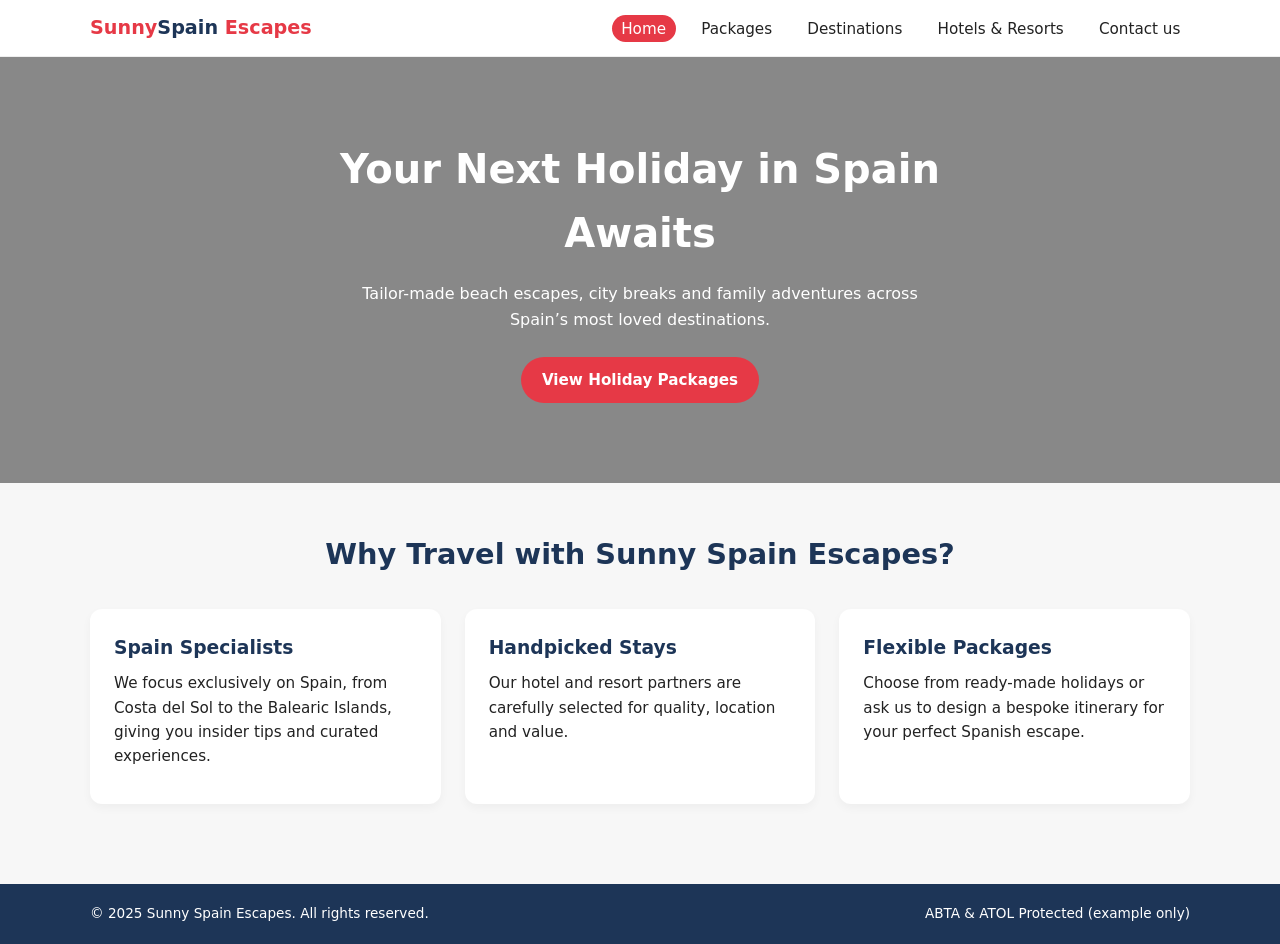
<file: index.html>
<!DOCTYPE html>
<html lang="en">
<head>
  <meta charset="UTF-8" />
  <title>Sunny Spain Escapes | Home</title>
  <link rel="stylesheet" href="style.css" />
</head>
<body>
<header>
  <div class="container navbar">
    <div class="logo">Sunny<span>Spain</span> Escapes</div>
    <nav>
      <ul>
        <li><a href="index.html" class="active">Home</a></li>
        <li><a href="packages.html">Packages</a></li>
        <li><a href="destinations.html">Destinations</a></li>
        <li><a href="hotels-resorts.html">Hotels &amp; Resorts</a></li>
        <li><a href="contact.html">Contact us</a></li>
      </ul>
    </nav>
  </div>
</header>

<section class="hero">
  <div class="hero-content">
    <h1>Your Next Holiday in Spain Awaits</h1>
    <p>
      Tailor-made beach escapes, city breaks and family adventures across Spain’s most
      loved destinations.
    </p>
    <a href="packages.html" class="btn-primary">View Holiday Packages</a>
  </div>
</section>

<section>
  <div class="container">
    <h2 class="section-title">Why Travel with Sunny Spain Escapes?</h2>
    <div class="grid grid-3">
      <div class="card">
        <h3>Spain Specialists</h3>
        <p>
          We focus exclusively on Spain, from Costa del Sol to the Balearic Islands,
          giving you insider tips and curated experiences.
        </p>
      </div>
      <div class="card">
        <h3>Handpicked Stays</h3>
        <p>
          Our hotel and resort partners are carefully selected for quality, location
          and value.
        </p>
      </div>
      <div class="card">
        <h3>Flexible Packages</h3>
        <p>
          Choose from ready-made holidays or ask us to design a bespoke itinerary for
          your perfect Spanish escape.
        </p>
      </div>
    </div>
  </div>
</section>

<footer>
  <div class="container">
    <p>&copy; 2025 Sunny Spain Escapes. All rights reserved.</p>
    <p>ABTA &amp; ATOL Protected (example only)</p>
  </div>
</footer>
</body>
</html>
</file>
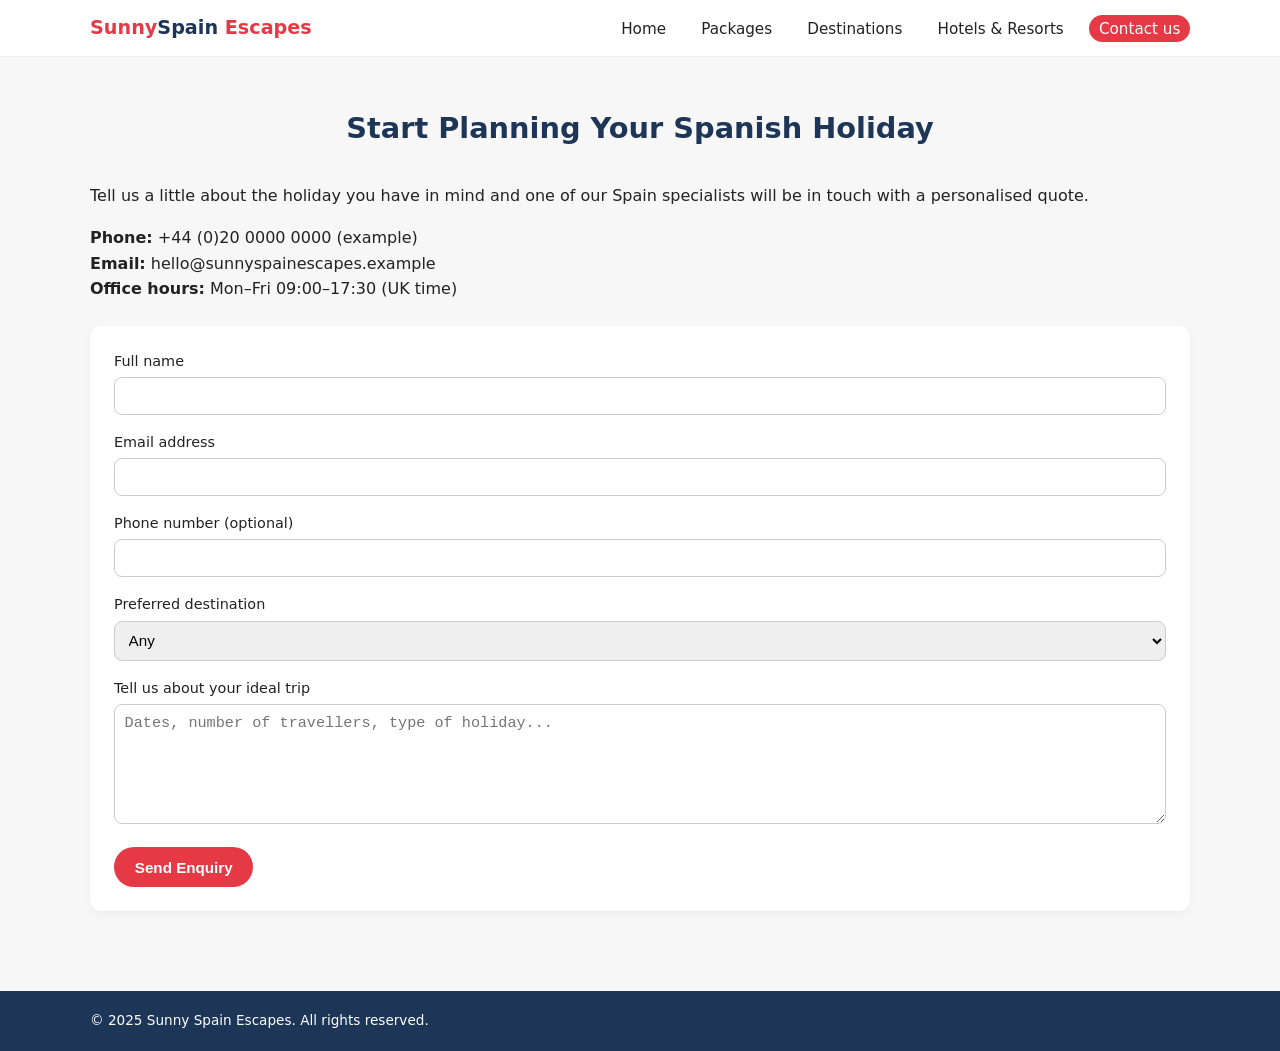
<file: contact.html>
<!DOCTYPE html>
<html lang="en">
<head>
  <meta charset="UTF-8" />
  <title>Sunny Spain Escapes | Contact Us</title>
  <link rel="stylesheet" href="style.css" />
</head>
<body>
<header>
  <div class="container navbar">
    <div class="logo">Sunny<span>Spain</span> Escapes</div>
    <nav>
      <ul>
        <li><a href="index.html">Home</a></li>
        <li><a href="packages.html">Packages</a></li>
        <li><a href="destinations.html">Destinations</a></li>
        <li><a href="hotels-resorts.html">Hotels &amp; Resorts</a></li>
        <li><a href="contact.html" class="active">Contact us</a></li>
      </ul>
    </nav>
  </div>
</header>

<section>
  <div class="container">
    <h2 class="section-title">Start Planning Your Spanish Holiday</h2>

    <div class="grid">
      <div>
        <p style="margin-bottom:1rem;">
          Tell us a little about the holiday you have in mind and one of our Spain
          specialists will be in touch with a personalised quote.
        </p>
        <p><strong>Phone:</strong> +44 (0)20 0000 0000 (example)</p>
        <p><strong>Email:</strong> hello@sunnyspainescapes.example</p>
        <p><strong>Office hours:</strong> Mon–Fri 09:00–17:30 (UK time)</p>
      </div>

      <form onsubmit="handleSubmit(event)">
        <div class="form-group">
          <label for="name">Full name</label>
          <input id="name" type="text" required />
        </div>

        <div class="form-group">
          <label for="email">Email address</label>
          <input id="email" type="email" required />
        </div>

        <div class="form-group">
          <label for="phone">Phone number (optional)</label>
          <input id="phone" type="tel" />
        </div>

        <div class="form-group">
          <label for="destination">Preferred destination</label>
          <select id="destination">
            <option value="">Any</option>
            <option>Barcelona</option>
            <option>Madrid</option>
            <option>Costa del Sol</option>
            <option>Balearic Islands</option>
            <option>Canary Islands</option>
            <option>Other / not sure yet</option>
          </select>
        </div>

        <div class="form-group">
          <label for="details">Tell us about your ideal trip</label>
          <textarea id="details" placeholder="Dates, number of travellers, type of holiday..."></textarea>
        </div>

        <button type="submit" class="btn-primary">Send Enquiry</button>
      </form>
    </div>
  </div>
</section>

<footer>
  <div class="container">
    <p>&copy; 2025 Sunny Spain Escapes. All rights reserved.</p>
  </div>
</footer>

<script>
  function handleSubmit(event) {
    event.preventDefault();
    alert("Thank you! This is a demo form only – no enquiry has been sent.");
  }
</script>
</body>
</html>
</file>
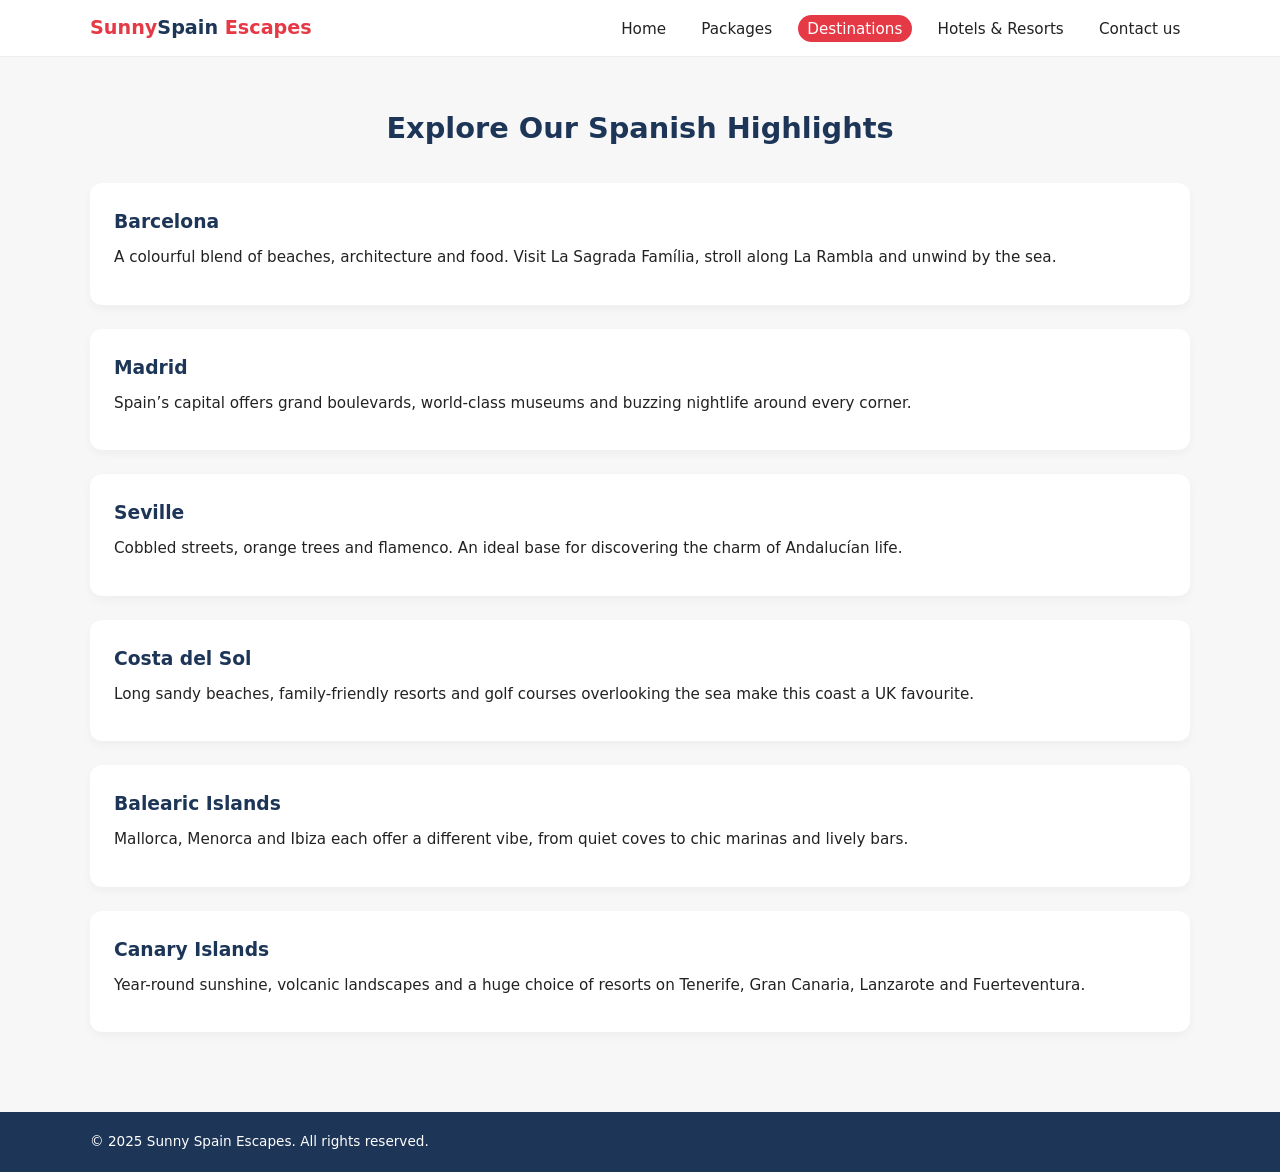
<file: destinations.html>
<!DOCTYPE html>
<html lang="en">
<head>
  <meta charset="UTF-8" />
  <title>Sunny Spain Escapes | Destinations</title>
  <link rel="stylesheet" href="style.css" />
</head>
<body>
<header>
  <div class="container navbar">
    <div class="logo">Sunny<span>Spain</span> Escapes</div>
    <nav>
      <ul>
        <li><a href="index.html">Home</a></li>
        <li><a href="packages.html">Packages</a></li>
        <li><a href="destinations.html" class="active">Destinations</a></li>
        <li><a href="hotels-resorts.html">Hotels &amp; Resorts</a></li>
        <li><a href="contact.html">Contact us</a></li>
      </ul>
    </nav>
  </div>
</header>

<section>
  <div class="container">
    <h2 class="section-title">Explore Our Spanish Highlights</h2>

    <div class="grid">
      <div class="card">
        <h3>Barcelona</h3>
        <p>
          A colourful blend of beaches, architecture and food. Visit La Sagrada Família,
          stroll along La Rambla and unwind by the sea.
        </p>
      </div>

      <div class="card">
        <h3>Madrid</h3>
        <p>
          Spain’s capital offers grand boulevards, world-class museums and buzzing
          nightlife around every corner.
        </p>
      </div>

      <div class="card">
        <h3>Seville</h3>
        <p>
          Cobbled streets, orange trees and flamenco. An ideal base for discovering the
          charm of Andalucían life.
        </p>
      </div>

      <div class="card">
        <h3>Costa del Sol</h3>
        <p>
          Long sandy beaches, family-friendly resorts and golf courses overlooking the
          sea make this coast a UK favourite.
        </p>
      </div>

      <div class="card">
        <h3>Balearic Islands</h3>
        <p>
          Mallorca, Menorca and Ibiza each offer a different vibe, from quiet coves to
          chic marinas and lively bars.
        </p>
      </div>

      <div class="card">
        <h3>Canary Islands</h3>
        <p>
          Year-round sunshine, volcanic landscapes and a huge choice of resorts on
          Tenerife, Gran Canaria, Lanzarote and Fuerteventura.
        </p>
      </div>
    </div>
  </div>
</section>

<footer>
  <div class="container">
    <p>&copy; 2025 Sunny Spain Escapes. All rights reserved.</p>
  </div>
</footer>
</body>
</html>
</file>
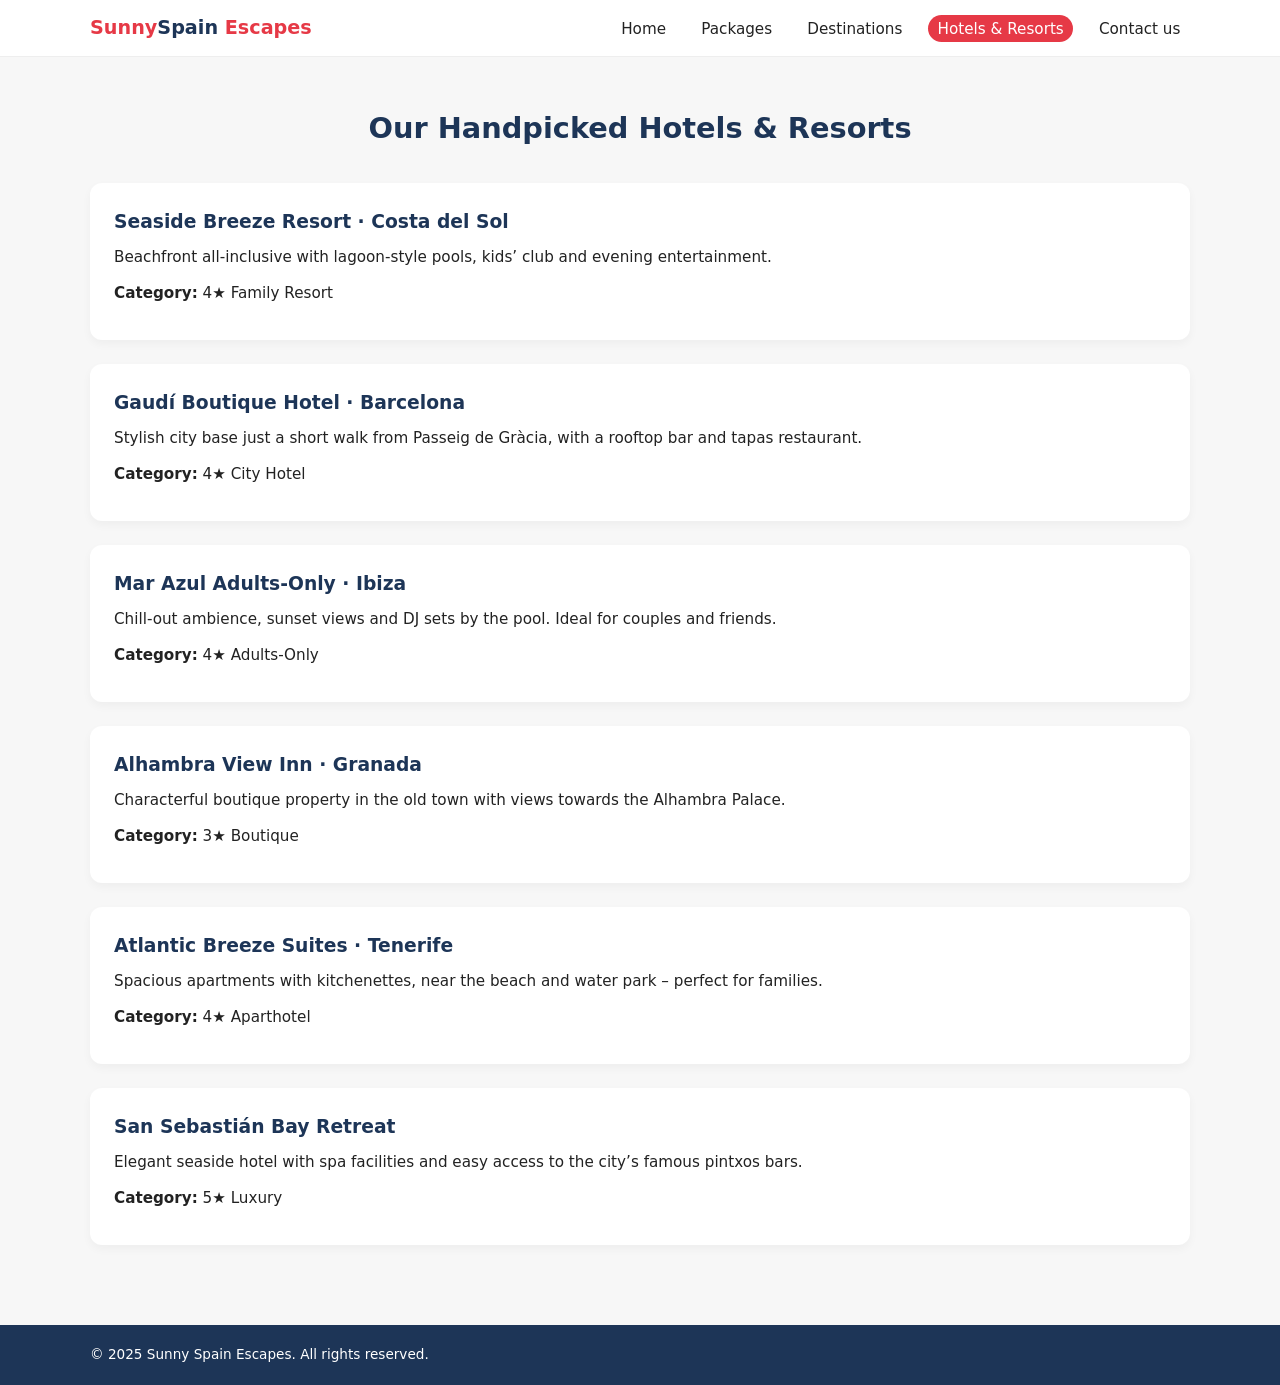
<file: hotels-resorts.html>
<!DOCTYPE html>
<html lang="en">
<head>
  <meta charset="UTF-8" />
  <title>Sunny Spain Escapes | Hotels & Resorts</title>
<link rel="stylesheet" href="style.css" />
</head>
<body>
<header>
  <div class="container navbar">
    <div class="logo">Sunny<span>Spain</span> Escapes</div>
    <nav>
      <ul>
        <li><a href="index.html">Home</a></li>
        <li><a href="packages.html">Packages</a></li>
        <li><a href="destinations.html">Destinations</a></li>
        <li><a href="hotels-resorts.html" class="active">Hotels &amp; Resorts</a></li>
        <li><a href="contact.html">Contact us</a></li>
      </ul>
    </nav>
  </div>
</header>

<section>
  <div class="container">
    <h2 class="section-title">Our Handpicked Hotels &amp; Resorts</h2>

    <div class="grid">
      <div class="card">
        <h3>Seaside Breeze Resort · Costa del Sol</h3>
        <p>
          Beachfront all-inclusive with lagoon-style pools, kids’ club and evening
          entertainment.
        </p>
        <p><strong>Category:</strong> 4★ Family Resort</p>
      </div>

      <div class="card">
        <h3>Gaudí Boutique Hotel · Barcelona</h3>
        <p>
          Stylish city base just a short walk from Passeig de Gràcia, with a rooftop bar
          and tapas restaurant.
        </p>
        <p><strong>Category:</strong> 4★ City Hotel</p>
      </div>

      <div class="card">
        <h3>Mar Azul Adults-Only · Ibiza</h3>
        <p>
          Chill-out ambience, sunset views and DJ sets by the pool. Ideal for couples
          and friends.
        </p>
        <p><strong>Category:</strong> 4★ Adults-Only</p>
      </div>

      <div class="card">
        <h3>Alhambra View Inn · Granada</h3>
        <p>
          Characterful boutique property in the old town with views towards the
          Alhambra Palace.
        </p>
        <p><strong>Category:</strong> 3★ Boutique</p>
      </div>

      <div class="card">
        <h3>Atlantic Breeze Suites · Tenerife</h3>
        <p>
          Spacious apartments with kitchenettes, near the beach and water park – perfect
          for families.
        </p>
        <p><strong>Category:</strong> 4★ Aparthotel</p>
      </div>

      <div class="card">
        <h3>San Sebastián Bay Retreat</h3>
        <p>
          Elegant seaside hotel with spa facilities and easy access to the city’s famous
          pintxos bars.
        </p>
        <p><strong>Category:</strong> 5★ Luxury</p>
      </div>
    </div>
  </div>
</section>

<footer>
  <div class="container">
    <p>&copy; 2025 Sunny Spain Escapes. All rights reserved.</p>
  </div>
</footer>
</body>
</html>
</file>
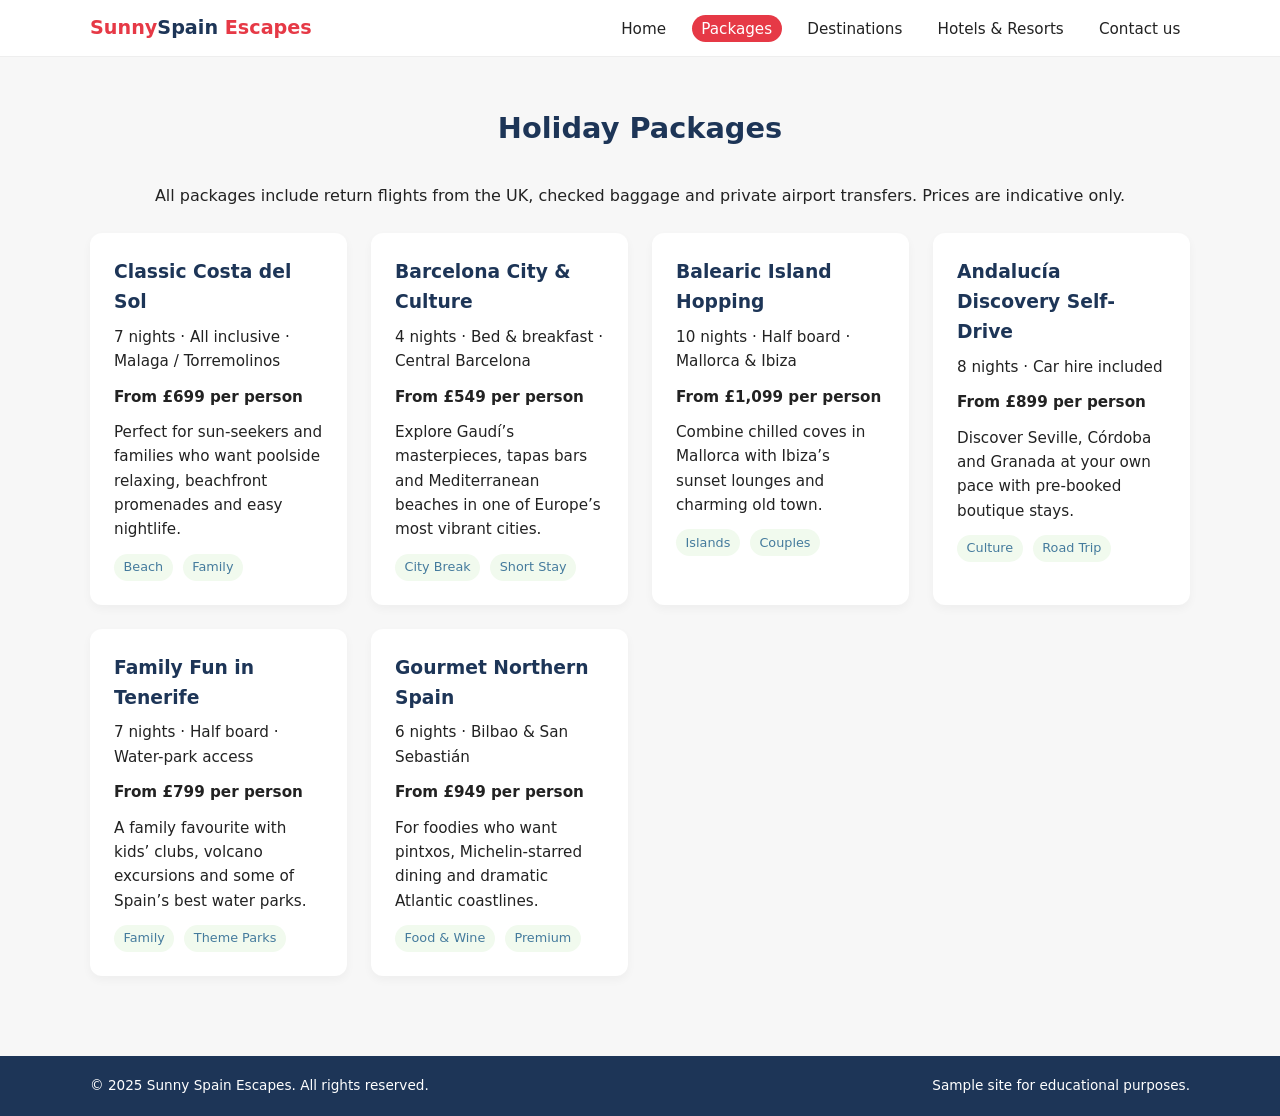
<file: packages.html>
<!DOCTYPE html>
<html lang="en">
<head>
  <meta charset="UTF-8" />
  <title>Sunny Spain Escapes | Holiday Packages</title>
  <link rel="stylesheet" href="style.css" />
</head>
<body>
<header>
  <div class="container navbar">
    <div class="logo">Sunny<span>Spain</span> Escapes</div>
    <nav>
      <ul>
        <li><a href="index.html">Home</a></li>
        <li><a href="packages.html" class="active">Packages</a></li>
        <li><a href="destinations.html">Destinations</a></li>
        <li><a href="hotels-resorts.html">Hotels &amp; Resorts</a></li>
        <li><a href="contact.html">Contact us</a></li>
      </ul>
    </nav>
  </div>
</header>

<section>
  <div class="container">
    <h2 class="section-title">Holiday Packages</h2>
    <p style="text-align:center; margin-bottom:1.5rem;">
      All packages include return flights from the UK, checked baggage and private
      airport transfers. Prices are indicative only.
    </p>

    <div class="grid grid-3">
      <div class="card">
        <h3>Classic Costa del Sol</h3>
        <p>7 nights · All inclusive · Malaga / Torremolinos</p>
        <p><strong>From £699 per person</strong></p>
        <p>
          Perfect for sun-seekers and families who want poolside relaxing, beachfront
          promenades and easy nightlife.
        </p>
        <span class="tag">Beach</span>
        <span class="tag">Family</span>
      </div>

      <div class="card">
        <h3>Barcelona City &amp; Culture</h3>
        <p>4 nights · Bed &amp; breakfast · Central Barcelona</p>
        <p><strong>From £549 per person</strong></p>
        <p>
          Explore Gaudí’s masterpieces, tapas bars and Mediterranean beaches in one of
          Europe’s most vibrant cities.
        </p>
        <span class="tag">City Break</span>
        <span class="tag">Short Stay</span>
      </div>

      <div class="card">
        <h3>Balearic Island Hopping</h3>
        <p>10 nights · Half board · Mallorca &amp; Ibiza</p>
        <p><strong>From £1,099 per person</strong></p>
        <p>
          Combine chilled coves in Mallorca with Ibiza’s sunset lounges and charming
          old town.
        </p>
        <span class="tag">Islands</span>
        <span class="tag">Couples</span>
      </div>

      <div class="card">
        <h3>Andalucía Discovery Self-Drive</h3>
        <p>8 nights · Car hire included</p>
        <p><strong>From £899 per person</strong></p>
        <p>
          Discover Seville, Córdoba and Granada at your own pace with pre-booked
          boutique stays.
        </p>
        <span class="tag">Culture</span>
        <span class="tag">Road Trip</span>
      </div>

      <div class="card">
        <h3>Family Fun in Tenerife</h3>
        <p>7 nights · Half board · Water-park access</p>
        <p><strong>From £799 per person</strong></p>
        <p>
          A family favourite with kids’ clubs, volcano excursions and some of Spain’s
          best water parks.
        </p>
        <span class="tag">Family</span>
        <span class="tag">Theme Parks</span>
      </div>

      <div class="card">
        <h3>Gourmet Northern Spain</h3>
        <p>6 nights · Bilbao &amp; San Sebastián</p>
        <p><strong>From £949 per person</strong></p>
        <p>
          For foodies who want pintxos, Michelin-starred dining and dramatic Atlantic
          coastlines.
        </p>
        <span class="tag">Food &amp; Wine</span>
        <span class="tag">Premium</span>
      </div>
    </div>
  </div>
</section>

<footer>
  <div class="container">
    <p>&copy; 2025 Sunny Spain Escapes. All rights reserved.</p>
    <p>Sample site for educational purposes.</p>
  </div>
</footer>
</body>
</html>
</file>
<file: style.css>
/* ===== Global Styles ===== */
* {
  box-sizing: border-box;
  margin: 0;
  padding: 0;
}

body {
  font-family: system-ui, -apple-system, BlinkMacSystemFont, "Segoe UI", sans-serif;
  line-height: 1.6;
  color: #222;
  background-color: #f7f7f7;
}

a {
  text-decoration: none;
  color: inherit;
}

.container {
  width: 90%;
  max-width: 1100px;
  margin: 0 auto;
}

/* ===== Header & Navigation ===== */
header {
  background: #ffffff;
  border-bottom: 1px solid #eee;
  position: sticky;
  top: 0;
  z-index: 10;
}

.navbar {
  display: flex;
  align-items: center;
  justify-content: space-between;
  padding: 0.8rem 0;
}

.logo {
  font-weight: 700;
  font-size: 1.2rem;
  color: #e63946;
}

.logo span {
  color: #1d3557;
}

nav ul {
  list-style: none;
  display: flex;
  gap: 1rem;
}

nav li a {
  padding: 0.3rem 0.6rem;
  border-radius: 999px;
  font-size: 0.95rem;
}

nav li a:hover {
  background: #ffe5e5;
}

nav li a.active {
  background: #e63946;
  color: #fff;
}

/* ===== Hero Section ===== */
.hero {
  background: url("https://images.pexels.com/photos/460672/pexels-photo-460672.jpeg?auto=compress&cs=tinysrgb&w=1600")
    center/cover no-repeat;
  color: #fff;
  text-align: center;
  padding: 5rem 1rem;
  position: relative;
}

.hero::before {
  content: "";
  position: absolute;
  inset: 0;
  background: rgba(0, 0, 0, 0.45);
}

.hero-content {
  position: relative;
  max-width: 600px;
  margin: 0 auto;
}

.hero h1 {
  font-size: 2.5rem;
  margin-bottom: 1rem;
}

.hero p {
  margin-bottom: 1.5rem;
}

.btn-primary {
  display: inline-block;
  padding: 0.7rem 1.3rem;
  border-radius: 999px;
  background: #e63946;
  color: #fff;
  font-weight: 600;
  font-size: 0.95rem;
}

.btn-primary:hover {
  background: #bf2834;
}

/* ===== Sections ===== */
section {
  padding: 3rem 0;
}

.section-title {
  text-align: center;
  margin-bottom: 2rem;
  font-size: 1.8rem;
  color: #1d3557;
}

/* Cards layout */
.grid {
  display: grid;
  gap: 1.5rem;
}

.grid-3 {
  grid-template-columns: repeat(auto-fit, minmax(250px, 1fr));
}

/* Card */
.card {
  background: #fff;
  border-radius: 0.75rem;
  padding: 1.5rem;
  box-shadow: 0 4px 10px rgba(0, 0, 0, 0.04);
}

.card h3 {
  margin-bottom: 0.5rem;
  color: #1d3557;
}

.card p {
  font-size: 0.95rem;
  margin-bottom: 0.7rem;
}

.tag {
  display: inline-block;
  font-size: 0.8rem;
  padding: 0.2rem 0.6rem;
  border-radius: 999px;
  background: #f1faee;
  color: #457b9d;
  margin-right: 0.3rem;
}

/* ===== Contact Form ===== */
form {
  background: #fff;
  padding: 1.5rem;
  border-radius: 0.75rem;
  box-shadow: 0 4px 10px rgba(0, 0, 0, 0.04);
}

.form-group {
  margin-bottom: 1rem;
}

label {
  display: block;
  font-size: 0.9rem;
  margin-bottom: 0.25rem;
}

input,
textarea,
select {
  width: 100%;
  padding: 0.6rem;
  border-radius: 0.5rem;
  border: 1px solid #ccc;
  font-size: 0.95rem;
}

textarea {
  min-height: 120px;
}

button[type="submit"] {
  border: none;
  cursor: pointer;
}

/* ===== Footer ===== */
footer {
  background: #1d3557;
  color: #fff;
  padding: 1.2rem 0;
  margin-top: 2rem;
  font-size: 0.85rem;
}

footer .container {
  display: flex;
  justify-content: space-between;
  flex-wrap: wrap;
  gap: 0.5rem;
}

/* ===== Responsive ===== */
@media (max-width: 768px) {
  .navbar {
    flex-direction: column;
    align-items: flex-start;
    gap: 0.5rem;
  }

  .hero {
    padding: 4rem 1rem;
  }

  .hero h1 {
    font-size: 2rem;
  }
}
</file>
